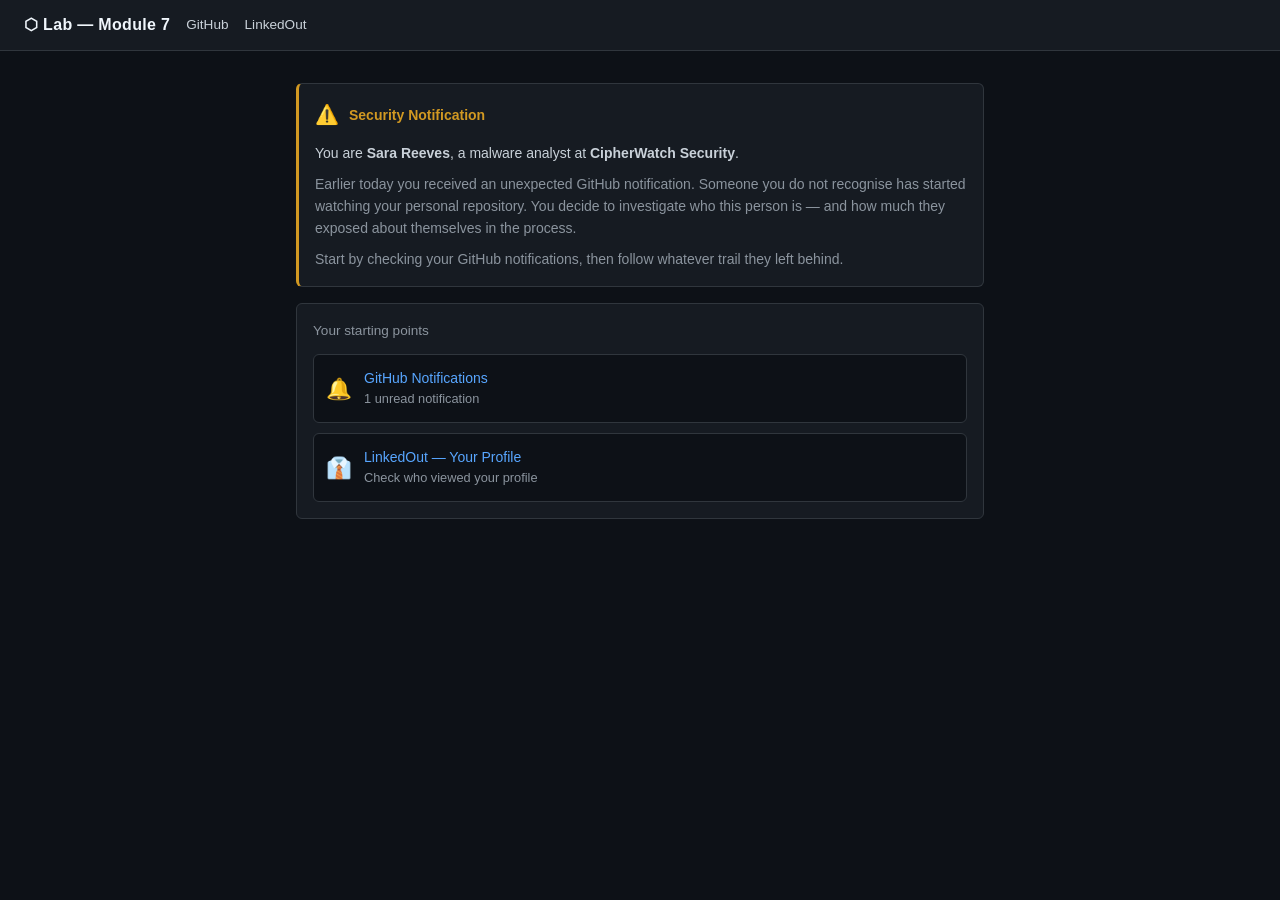
<file: lab-module7/templates/index.html>
<!DOCTYPE html>
<html lang="en">
<head>
    <meta charset="UTF-8"/>
    <meta name="viewport" content="width=device-width, initial-scale=1.0"/>
    <title>Briefing — Module 7</title>
    <style>
        * { box-sizing: border-box; margin: 0; padding: 0; }
        body { font-family: -apple-system, BlinkMacSystemFont, "Segoe UI", Helvetica, Arial, sans-serif; background: #0d1117; color: #c9d1d9; min-height: 100vh; font-size: 14px; line-height: 1.6; }
        a { color: #58a6ff; text-decoration: none; }
        a:hover { text-decoration: underline; }
        .topbar { background: #161b22; border-bottom: 1px solid #30363d; padding: 12px 24px; display: flex; align-items: center; gap: 16px; font-size: 0.85rem; }
        .topbar-brand { color: #f0f6fc; font-weight: 600; font-size: 1rem; letter-spacing: 0.02em; }
        .topbar nav { display: flex; gap: 16px; }
        .topbar nav a { color: #c9d1d9; font-size: 0.85rem; }
        .container { max-width: 720px; margin: 0 auto; padding: 24px 16px; }
        .card { background: #161b22; border: 1px solid #30363d; border-radius: 6px; padding: 16px; margin-bottom: 16px; }
        .muted { color: #8b949e; }
    </style>
</head>
<body>

<div class="topbar">
    <span class="topbar-brand">⬡ Lab — Module 7</span>
    <nav>
        <a href="/github/notifications">GitHub</a>
        <a href="/linkedout/sara-reeves">LinkedOut</a>
    </nav>
</div>

<div class="container">

    <div class="card" style="border-left: 3px solid #d29922; margin-top: 8px;">
        <div style="display:flex; align-items:center; gap:10px; margin-bottom:12px;">
            <span style="font-size:1.2rem;">⚠️</span>
            <strong style="color:#d29922;">Security Notification</strong>
        </div>
        <p style="color:#c9d1d9; margin-bottom:8px;">
            You are <strong>Sara Reeves</strong>, a malware analyst at
            <strong>CipherWatch Security</strong>.
        </p>
        <p style="color:#8b949e; margin-bottom:8px;">
            Earlier today you received an unexpected GitHub notification. Someone you do not
            recognise has started watching your personal repository. You decide to investigate
            who this person is — and how much they exposed about themselves in the process.
        </p>
        <p style="color:#8b949e;">
            Start by checking your GitHub notifications, then follow whatever trail they left behind.
        </p>
    </div>

    <div class="card">
        <p class="muted" style="font-size:0.85rem; margin-bottom:12px;">Your starting points</p>
        <div style="display:flex; flex-direction:column; gap:10px;">
            <a href="/github/notifications" style="display:flex; align-items:center; gap:12px; padding:12px; background:#0d1117; border:1px solid #30363d; border-radius:6px; color:#c9d1d9; text-decoration:none;">
                <span style="font-size:1.3rem;">🔔</span>
                <div>
                    <div style="color:#58a6ff;">GitHub Notifications</div>
                    <div class="muted" style="font-size:0.8rem;">1 unread notification</div>
                </div>
            </a>
            <a href="/linkedout/sara-reeves" style="display:flex; align-items:center; gap:12px; padding:12px; background:#0d1117; border:1px solid #30363d; border-radius:6px; color:#c9d1d9; text-decoration:none;">
                <span style="font-size:1.3rem;">👔</span>
                <div>
                    <div style="color:#58a6ff;">LinkedOut — Your Profile</div>
                    <div class="muted" style="font-size:0.8rem;">Check who viewed your profile</div>
                </div>
            </a>
        </div>
    </div>

</div>
</body>
</html>
</file>
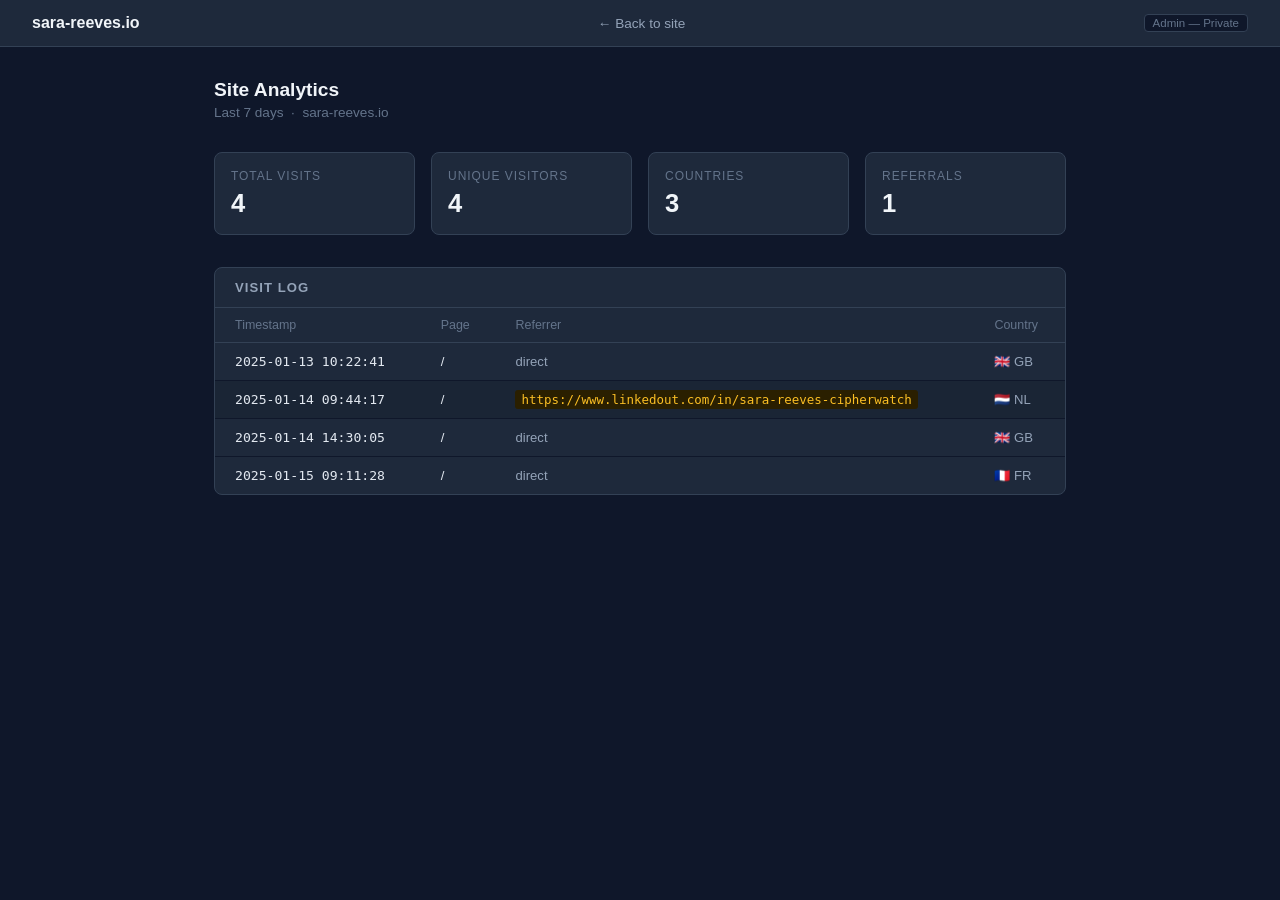
<file: lab-module7/templates/personal_website_analytics.html>
<!DOCTYPE html>
<html lang="en">
<head>
    <meta charset="UTF-8"/>
    <meta name="viewport" content="width=device-width, initial-scale=1.0"/>
    <title>Analytics — sara-reeves.io</title>
    <style>
        * { box-sizing: border-box; margin: 0; padding: 0; }
        body { font-family: -apple-system, BlinkMacSystemFont, "Segoe UI", Helvetica, Arial, sans-serif; background: #0f172a; color: #e2e8f0; font-size: 14px; }
        a { color: #60a5fa; text-decoration: none; }
        a:hover { text-decoration: underline; }

        .topbar { background: #1e293b; border-bottom: 1px solid #334155; padding: 14px 32px; display: flex; align-items: center; justify-content: space-between; }
        .topbar-brand { font-size: 1rem; font-weight: 700; color: #f1f5f9; }
        .topbar-links { display: flex; gap: 24px; font-size: 0.85rem; }
        .topbar-links a { color: #94a3b8; }
        .topbar-badge { font-size: 0.72rem; padding: 2px 8px; background: #0f172a; border: 1px solid #334155; border-radius: 4px; color: #64748b; }

        .page { max-width: 900px; margin: 0 auto; padding: 32px 24px; }

        .page-title { font-size: 1.2rem; font-weight: 700; color: #f1f5f9; margin-bottom: 4px; }
        .page-sub { font-size: 0.85rem; color: #64748b; margin-bottom: 32px; }

        .stats-row { display: flex; gap: 16px; margin-bottom: 32px; }
        .stat-card { flex: 1; background: #1e293b; border: 1px solid #334155; border-radius: 8px; padding: 16px; }
        .stat-label { font-size: 0.75rem; color: #64748b; text-transform: uppercase; letter-spacing: 0.08em; margin-bottom: 6px; }
        .stat-value { font-size: 1.6rem; font-weight: 700; color: #f1f5f9; }

        .panel { background: #1e293b; border: 1px solid #334155; border-radius: 8px; overflow: hidden; margin-bottom: 24px; }
        .panel-header { padding: 12px 20px; border-bottom: 1px solid #334155; display: flex; align-items: center; justify-content: space-between; }
        .panel-title { font-size: 0.82rem; color: #94a3b8; font-weight: 600; text-transform: uppercase; letter-spacing: 0.08em; }

        table { width: 100%; border-collapse: collapse; }
        th { padding: 10px 20px; font-size: 0.78rem; color: #64748b; font-weight: 500; text-align: left; border-bottom: 1px solid #334155; }
        td { padding: 11px 20px; font-size: 0.82rem; color: #94a3b8; border-bottom: 1px solid #0f172a; }
        tr:last-child td { border-bottom: none; }
        .highlight td { background: #1a2535; }
        .referrer-tag { color: #fbbf24; font-family: monospace; font-size: 0.78rem; background: #2a1f00; padding: 2px 6px; border-radius: 3px; }
        .flag { display: inline-block; width: 20px; height: 14px; font-size: 0.8rem; }
    </style>
</head>
<body>

<div class="topbar">
    <div class="topbar-brand">sara-reeves.io</div>
    <div class="topbar-links">
        <a href="/sara-reeves.io">← Back to site</a>
    </div>
    <span class="topbar-badge">Admin — Private</span>
</div>

<div class="page">

    <div class="page-title">Site Analytics</div>
    <div class="page-sub">Last 7 days &nbsp;·&nbsp; sara-reeves.io</div>

    <div class="stats-row">
        <div class="stat-card">
            <div class="stat-label">Total Visits</div>
            <div class="stat-value">4</div>
        </div>
        <div class="stat-card">
            <div class="stat-label">Unique Visitors</div>
            <div class="stat-value">4</div>
        </div>
        <div class="stat-card">
            <div class="stat-label">Countries</div>
            <div class="stat-value">3</div>
        </div>
        <div class="stat-card">
            <div class="stat-label">Referrals</div>
            <div class="stat-value">1</div>
        </div>
    </div>

    <div class="panel">
        <div class="panel-header">
            <span class="panel-title">Visit Log</span>
        </div>
        <table>
            <thead>
                <tr>
                    <th>Timestamp</th>
                    <th>Page</th>
                    <th>Referrer</th>
                    <th>Country</th>
                </tr>
            </thead>
            <tbody>
                <tr>
                    <td style="font-family:monospace; color:#e2e8f0;">2025-01-13 10:22:41</td>
                    <td style="color:#e2e8f0;">/</td>
                    <td>direct</td>
                    <td>🇬🇧 GB</td>
                </tr>
                <tr class="highlight">
                    <td style="font-family:monospace; color:#e2e8f0;">2025-01-14 09:44:17</td>
                    <td style="color:#e2e8f0;">/</td>
                    <td><span class="referrer-tag">https://www.linkedout.com/in/sara-reeves-cipherwatch</span></td>
                    <td>🇳🇱 NL</td>
                </tr>
                <tr>
                    <td style="font-family:monospace; color:#e2e8f0;">2025-01-14 14:30:05</td>
                    <td style="color:#e2e8f0;">/</td>
                    <td>direct</td>
                    <td>🇬🇧 GB</td>
                </tr>
                <tr>
                    <td style="font-family:monospace; color:#e2e8f0;">2025-01-15 09:11:28</td>
                    <td style="color:#e2e8f0;">/</td>
                    <td>direct</td>
                    <td>🇫🇷 FR</td>
                </tr>
            </tbody>
        </table>
    </div>

</div>
</body>
</html>
</file>
